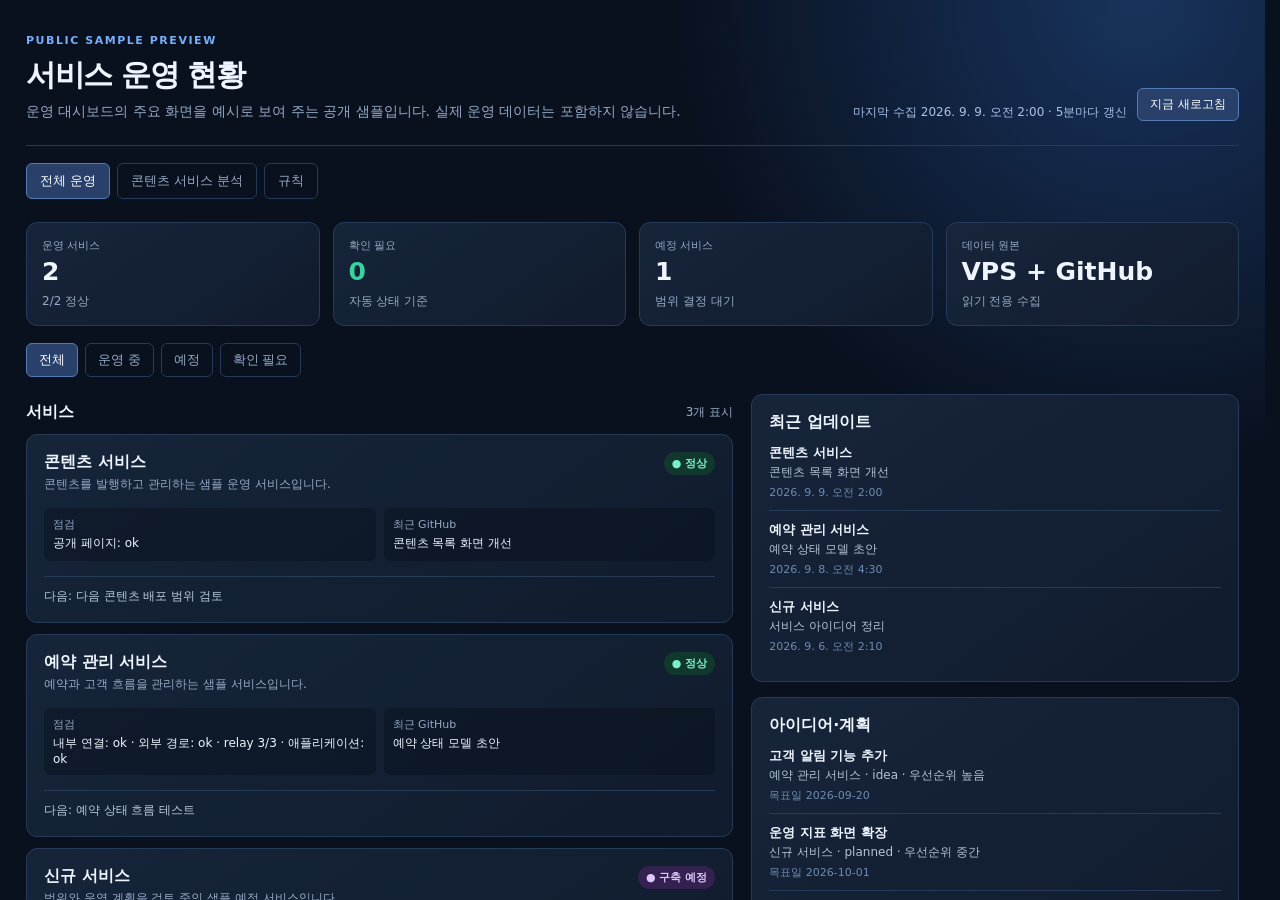
<file: index.html>
<!doctype html>
<html lang="ko">
<head><meta charset="utf-8"><meta http-equiv="refresh" content="0; url=app/"><meta name="viewport" content="width=device-width, initial-scale=1"><title>서비스 운영 현황</title></head>
<body><p><a href="app/">서비스 운영 현황으로 이동</a></p></body>
</html>
</file>
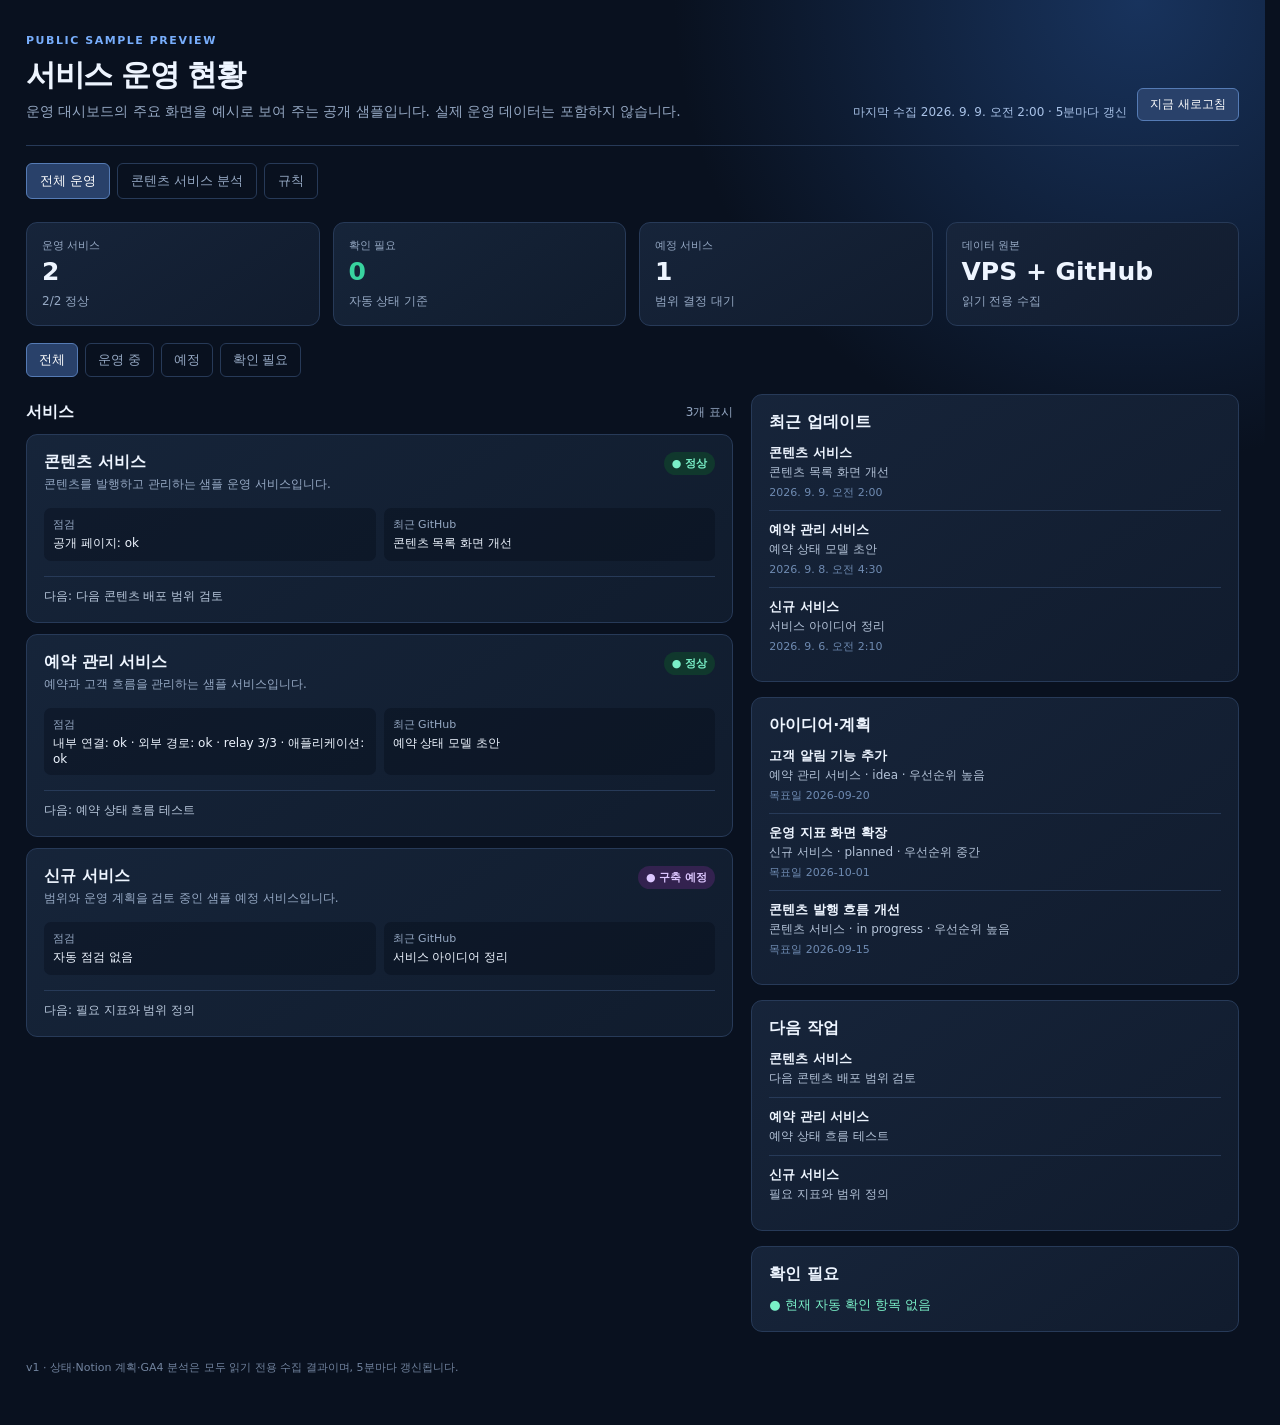
<file: app/index.html>
<!doctype html>
<html lang="ko">
<head>
<meta charset="utf-8"><meta name="viewport" content="width=device-width,initial-scale=1">
<title>서비스 운영 현황</title><link rel="stylesheet" href="styles.css?v=rules-scrollbar-1">
</head>
<body><main class="shell">
<header><div><p class="eyebrow">PUBLIC SAMPLE PREVIEW</p><h1>서비스 운영 현황</h1><p class="subtitle">운영 대시보드의 주요 화면을 예시로 보여 주는 공개 샘플입니다. 실제 운영 데이터는 포함하지 않습니다.</p></div><div class="header-status"><div id="collected" class="timestamp" role="status" aria-live="polite">상태를 불러오는 중…</div><button id="refresh" class="refresh" type="button">지금 새로고침</button></div></header>
<nav class="view-tabs" aria-label="대시보드 화면"><button class="view-tab active" aria-pressed="true" data-view="overview">전체 운영</button><button class="view-tab" aria-pressed="false" data-view="analytics">콘텐츠 서비스 분석</button><button class="view-tab" aria-pressed="false" data-view="rules">규칙</button></nav>
<section id="overview-view" class="view"><section id="summary" class="summary" aria-label="전체 요약"></section>
<nav class="filters" aria-label="서비스 필터"><button class="filter active" aria-pressed="true" data-filter="all">전체</button><button class="filter" aria-pressed="false" data-filter="operating">운영 중</button><button class="filter" aria-pressed="false" data-filter="planned">예정</button><button class="filter" aria-pressed="false" data-filter="attention">확인 필요</button></nav>
<section class="layout"><div><div class="section-heading"><h2>서비스</h2><span id="service-count"></span></div><section id="services" class="services" aria-live="polite"></section></div><aside><section class="panel"><h2>최근 업데이트</h2><div id="updates"></div></section><section class="panel" aria-labelledby="ideas-title"><h2 id="ideas-title">아이디어·계획</h2><div id="ideas"></div></section><section class="panel"><h2>다음 작업</h2><div id="next-actions"></div></section><section class="panel"><h2>확인 필요</h2><div id="attention"></div></section></aside></section></section>
<section id="analytics-view" class="view analytics-view" hidden><div class="section-heading"><h2>콘텐츠 서비스 · GA4 분석</h2><span>최근 14일 · 읽기 전용</span></div><section class="panel" aria-labelledby="analytics-title"><h2 id="analytics-title">핵심 지표와 상위 유입</h2><div id="analytics"></div></section></section>
<section id="rules-view" class="view rules-view" hidden><div class="section-heading"><div><h2>규칙 원문</h2><p class="section-copy">공개 Preview 전용 가짜 문서입니다. 실제 기록은 포함하지 않습니다.</p></div><span id="rules-updated" role="status" aria-live="polite">공개 샘플 · 실제 기록 없음</span></div><section class="rules-layout"><aside class="panel"><h3>문서 목록</h3><div id="rules-documents" class="rules-documents"></div></aside><section class="panel"><div class="rules-document-head"><div><h3 id="rules-document-title">문서를 선택하세요</h3><p id="rules-document-role" class="section-copy"></p></div><p id="rules-document-source" class="section-copy"></p></div><label>문서 안에서 검색 <input id="rules-search" type="search" placeholder="원문 내용 검색"></label><p id="rules-count" class="section-copy"></p><div id="rules-items" class="rules-items" aria-live="polite"></div></section></section></section>
<footer>v1 · 상태·Notion 계획·GA4 분석은 모두 읽기 전용 수집 결과이며, 5분마다 갱신됩니다.</footer>
</main><script src="app.js?v=rules-display-3"></script></body></html>
</file>
<file: app/styles.css>
:root{--bg:#09111f;--surface:#111c2e;--surface2:#17253b;--line:#273a58;--text:#eef5ff;--muted:#96a9c4;--green:#38d39f;--amber:#f6c453;--red:#fb7185;--blue:#78aefc;--violet:#bd9cff}html{scrollbar-gutter:stable}*{box-sizing:border-box}body{margin:0;background:radial-gradient(circle at 90% 0,#18335d,transparent 32%),var(--bg);background-attachment:fixed;color:var(--text);font-family:system-ui,-apple-system,"Segoe UI",sans-serif}.shell{max-width:1320px;margin:auto;padding:34px 26px 50px}header{display:flex;justify-content:space-between;gap:20px;align-items:flex-end;padding-bottom:24px;border-bottom:1px solid var(--line)}.header-status{display:flex;align-items:flex-end;gap:10px}.refresh{background:#29416a;color:#fff;border:1px solid #557bb5;border-radius:6px;padding:7px 12px;cursor:pointer;font:inherit;font-size:12px}.refresh:disabled{opacity:.55;cursor:wait}.filter:focus-visible,.refresh:focus-visible,a:focus-visible{outline:3px solid var(--amber);outline-offset:2px}.rules-view .section-heading{flex-wrap:wrap;gap:8px}.section-copy{color:var(--muted);font-size:12px;line-height:1.6;margin:6px 0 16px}.rules-view .roadmap-filters{display:flex;flex-wrap:wrap;align-items:end;gap:12px;margin:18px 0 8px}.rules-view .roadmap-filters label{display:grid;gap:6px;font-size:12px;color:var(--muted);min-width:170px}.rules-view input,.rules-view select{font:inherit;color:var(--text);background:var(--surface2);border:1px solid var(--line);border-radius:7px;padding:9px 11px;min-width:0}.rules-view input::placeholder{color:var(--muted)}.rules-view input:focus-visible,.rules-view select:focus-visible{outline:3px solid var(--amber);outline-offset:2px}.rules-items{display:grid;gap:12px}.rule-item{padding:16px;border:1px solid var(--line);background:var(--surface2);border-radius:10px;min-width:0}.rule-item p{white-space:pre-wrap;overflow-wrap:anywhere;font-size:14px;line-height:1.65;margin:9px 0 0}.rule-source{font-size:11px;color:var(--muted)}.eyebrow{font-size:11px;letter-spacing:.14em;color:var(--blue);font-weight:800;margin:0 0 8px}h1{font-size:30px;letter-spacing:-.045em;margin:0}.subtitle{color:var(--muted);margin:7px 0 0;font-size:14px}.timestamp{font-size:12px;color:#a9c2e7;white-space:nowrap}.summary{display:grid;grid-template-columns:repeat(4,1fr);gap:13px;margin:23px 0 15px}.stat,.panel,.card{background:linear-gradient(145deg,rgba(23,37,59,.96),rgba(17,28,46,.96));border:1px solid var(--line);border-radius:11px}.stat{padding:15px}.stat small,.meta small{display:block;color:var(--muted);font-size:11px}.stat b{display:block;font-size:25px;margin:4px 0}.stat span{font-size:12px;color:var(--muted)}.stat b.warn{color:var(--amber)}.stat b.ok{color:var(--green)}.view-tabs{display:flex;flex-wrap:wrap;gap:7px;margin:17px 0 0}.view-tab{background:transparent;color:var(--muted);border:1px solid var(--line);border-radius:6px;padding:8px 13px;cursor:pointer;font:inherit;font-size:13px}.view-tab.active{background:#29416a;color:#fff;border-color:#557bb5}.view-tab:focus-visible{outline:3px solid var(--amber);outline-offset:2px}.analytics-view{max-width:760px;margin-top:22px}.filters{display:flex;gap:7px;margin:17px 0}.filter{background:transparent;color:var(--muted);border:1px solid var(--line);border-radius:6px;padding:7px 12px;cursor:pointer}.filter.active{background:#29416a;color:#fff;border-color:#557bb5}.layout{display:grid;grid-template-columns:1.45fr 1fr;gap:18px}.section-heading{display:flex;justify-content:space-between;align-items:center;margin:8px 0 11px}.section-heading h2,.panel h2{font-size:16px;margin:0}.section-heading span{font-size:12px;color:var(--muted)}.services{display:grid;gap:11px}.card{padding:17px}.card-head{display:flex;justify-content:space-between;gap:12px}.service-name{font-weight:750;font-size:16px}.card-head p{font-size:12px;color:var(--muted);margin:3px 0 0}.pill{font-size:11px;font-weight:700;border-radius:20px;height:max-content;padding:4px 8px;white-space:nowrap}.pill.ok{background:#10382d;color:#7af0c8}.pill.warn{background:#423615;color:#f8d978}.pill.down{background:#451e2d;color:#ff9eb0}.pill.unknown{background:#303846;color:#c8d2e1}.pill.planned{background:#33224f;color:#ddc7ff}.meta{display:grid;grid-template-columns:1fr 1fr;gap:8px;margin:15px 0}.meta>div{background:rgba(5,11,22,.35);border-radius:7px;padding:9px}.meta span{font-size:12px;display:block;margin-top:3px}.card-foot{border-top:1px solid var(--line);padding-top:11px;display:flex;justify-content:space-between;gap:9px;font-size:12px;color:#b9c8dc}.card-foot a{color:#8dbaff;text-decoration:none;white-space:nowrap}.panel{padding:17px;margin-bottom:15px}.panel h2{margin-bottom:11px}.list-item{border-top:1px solid var(--line);padding:10px 0}.list-item:first-child{border-top:0;padding-top:0}.list-item b,.list-item span,.list-item small{display:block}.list-item b{font-size:13px}.list-item span{font-size:12px;color:#b4c3d8;margin-top:2px}.list-item small{font-size:11px;color:#6f8bb2;margin-top:4px}.healthy{color:#7af0c8;font-size:13px}.empty,.error{padding:15px;color:var(--muted);background:rgba(0,0,0,.15);border-radius:7px}.error{color:#ffafbd}footer{margin-top:13px;color:#71839e;font-size:11px}@media(max-width:850px){header{display:block}.timestamp{display:block;margin-top:15px}.summary{grid-template-columns:repeat(2,1fr)}.layout{grid-template-columns:1fr}}@media(max-width:500px){.shell{padding:23px 14px}.summary{grid-template-columns:1fr}.meta{grid-template-columns:1fr}.card-head{display:block}.pill{display:inline-block;margin-top:10px}.card-foot{display:block}.card-foot a{display:block;margin-top:8px}}
.rules-layout{display:grid;grid-template-columns:minmax(210px,.45fr) minmax(0,1.55fr);gap:16px}.rules-documents{display:grid;gap:8px}.rule-document{border:1px solid var(--line);background:var(--surface);color:var(--text);padding:12px;text-align:left;border-radius:8px;cursor:pointer}.rule-document b,.rule-document span{display:block}.rule-document span{margin-top:4px;color:var(--muted);font-size:.85rem}.rule-document.active{border-color:var(--blue);background:var(--surface2)}.rules-document-head{display:flex;justify-content:space-between;align-items:flex-start;gap:16px}.rules-document-head h3{margin:0}@media(max-width:760px){.rules-layout{grid-template-columns:1fr}.rules-document-head{display:block}}
</file>
